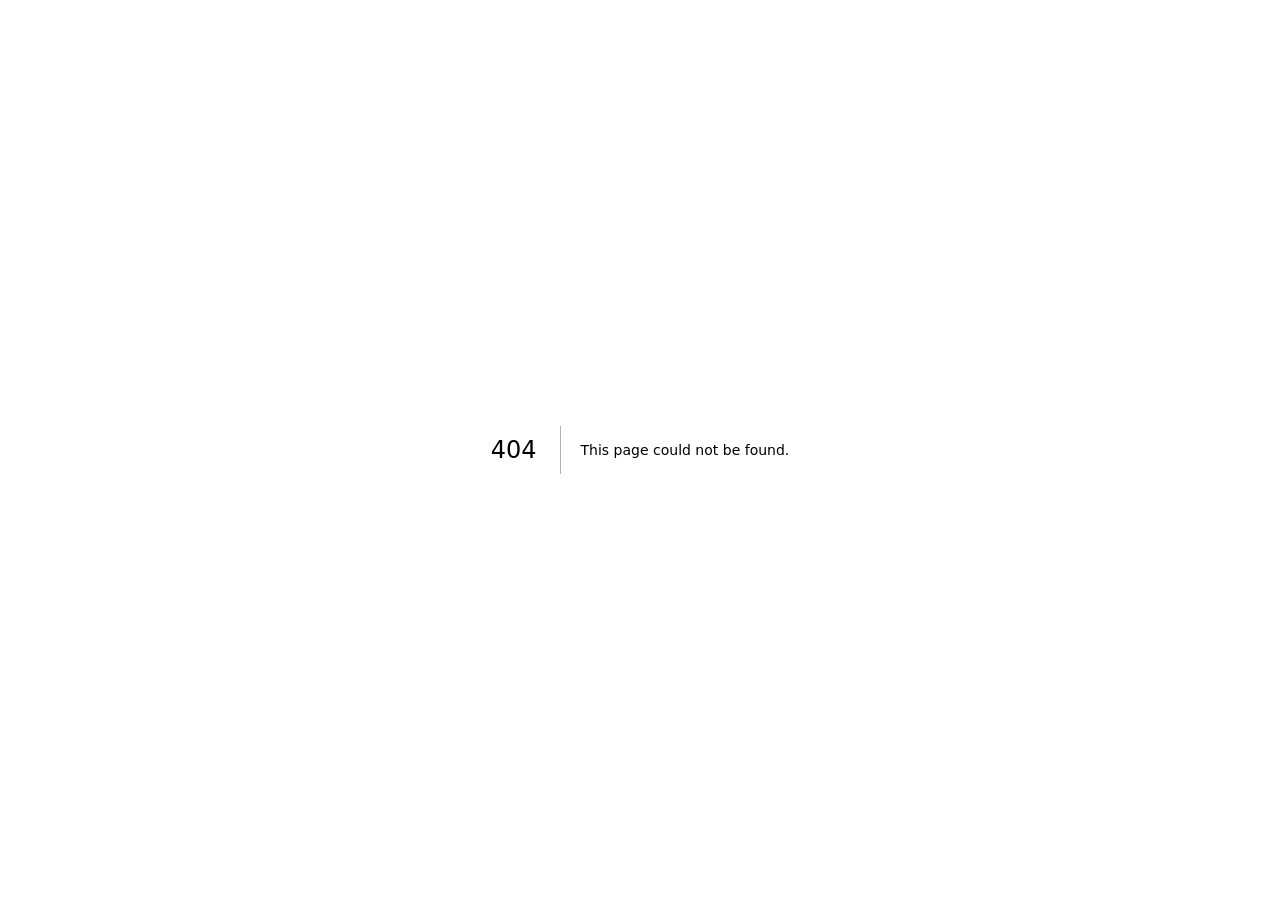
<file: 404/index.html>
<!DOCTYPE html><html><head><meta charSet="utf-8"/><meta name="viewport" content="width=device-width"/><title>404: This page could not be found</title><meta name="next-head-count" content="3"/><link data-next-font="size-adjust" rel="preconnect" href="/" crossorigin="anonymous"/><link rel="preload" href="/_next/static/css/aecf110e3b7b38a6.css" as="style"/><link rel="stylesheet" href="/_next/static/css/aecf110e3b7b38a6.css" data-n-g=""/><noscript data-n-css=""></noscript><script defer="" nomodule="" src="/_next/static/chunks/polyfills-78c92fac7aa8fdd8.js"></script><script src="/_next/static/chunks/webpack-eeb67092b25370f9.js" defer=""></script><script src="/_next/static/chunks/framework-74e9314e4b673687.js" defer=""></script><script src="/_next/static/chunks/main-defbb34904d891f7.js" defer=""></script><script src="/_next/static/chunks/pages/_app-7c084cfa6b759490.js" defer=""></script><script src="/_next/static/chunks/pages/_error-ff9ea5b06aea70a9.js" defer=""></script><script src="/_next/static/PWnG6mgoL1UV6nZzWwcqG/_buildManifest.js" defer=""></script><script src="/_next/static/PWnG6mgoL1UV6nZzWwcqG/_ssgManifest.js" defer=""></script></head><body><div id="__next"><div style="font-family:system-ui,&quot;Segoe UI&quot;,Roboto,Helvetica,Arial,sans-serif,&quot;Apple Color Emoji&quot;,&quot;Segoe UI Emoji&quot;;height:100vh;text-align:center;display:flex;flex-direction:column;align-items:center;justify-content:center"><div style="line-height:48px"><style>body{color:#000;background:#fff;margin:0}.next-error-h1{border-right:1px solid rgba(0,0,0,.3)}@media (prefers-color-scheme:dark){body{color:#fff;background:#000}.next-error-h1{border-right:1px solid rgba(255,255,255,.3)}}</style><h1 class="next-error-h1" style="display:inline-block;margin:0 20px 0 0;padding-right:23px;font-size:24px;font-weight:500;vertical-align:top">404</h1><div style="display:inline-block"><h2 style="font-size:14px;font-weight:400;line-height:28px">This page could not be found<!-- -->.</h2></div></div></div></div><script id="__NEXT_DATA__" type="application/json">{"props":{"pageProps":{"statusCode":404}},"page":"/_error","query":{},"buildId":"PWnG6mgoL1UV6nZzWwcqG","nextExport":true,"isFallback":false,"gip":true,"scriptLoader":[]}</script></body></html>
</file>
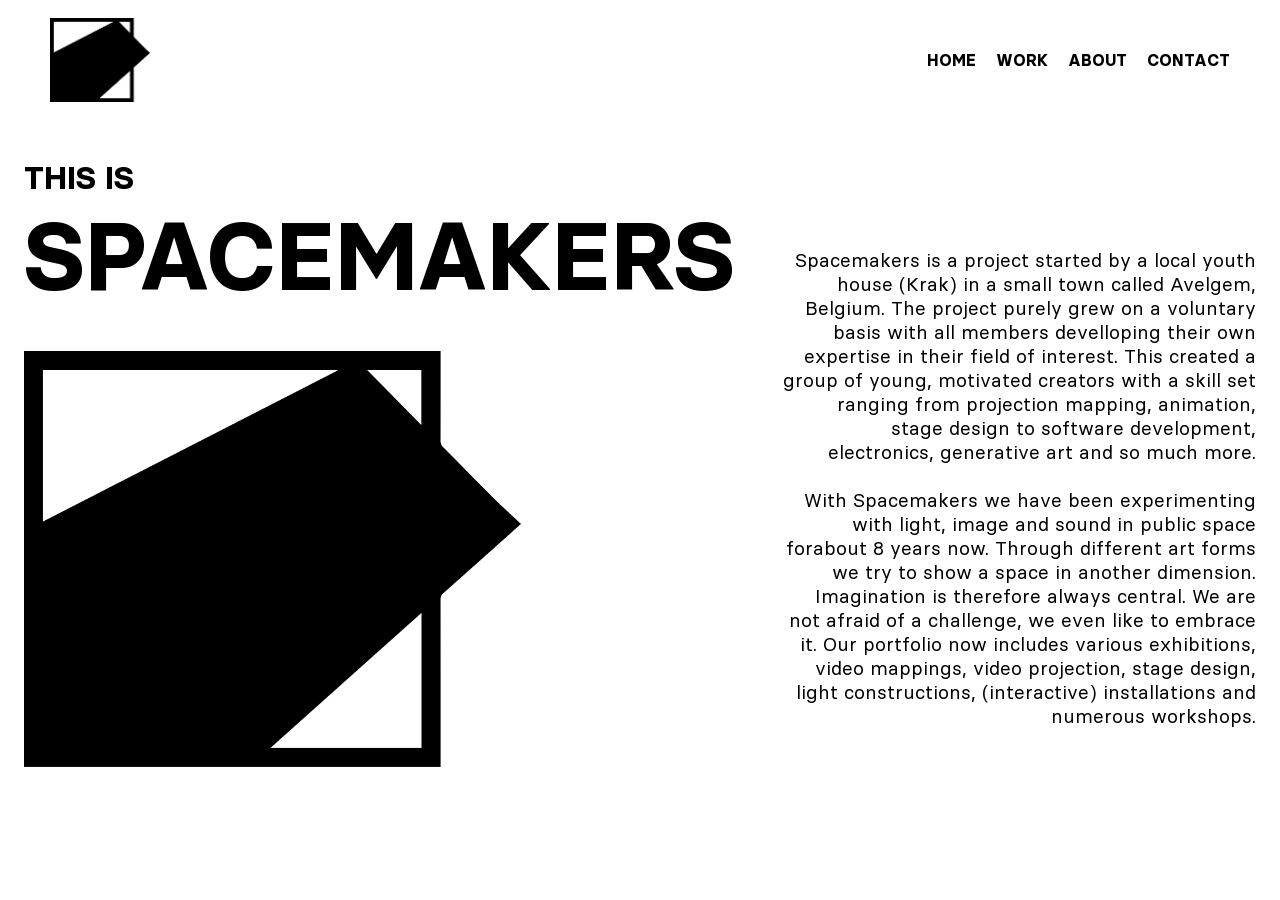
<file: about/index.html>
<!DOCTYPE html><html><head><meta charSet="utf-8"/><meta name="viewport" content="width=device-width"/><meta name="next-head-count" content="2"/><link data-next-font="size-adjust" rel="preconnect" href="/" crossorigin="anonymous"/><link rel="preload" href="/_next/static/css/aecf110e3b7b38a6.css" as="style"/><link rel="stylesheet" href="/_next/static/css/aecf110e3b7b38a6.css" data-n-g=""/><link rel="preload" href="/_next/static/css/b28dacfcc8cfd0a9.css" as="style"/><link rel="stylesheet" href="/_next/static/css/b28dacfcc8cfd0a9.css" data-n-p=""/><noscript data-n-css=""></noscript><script defer="" nomodule="" src="/_next/static/chunks/polyfills-78c92fac7aa8fdd8.js"></script><script src="/_next/static/chunks/webpack-eeb67092b25370f9.js" defer=""></script><script src="/_next/static/chunks/framework-74e9314e4b673687.js" defer=""></script><script src="/_next/static/chunks/main-defbb34904d891f7.js" defer=""></script><script src="/_next/static/chunks/pages/_app-7c084cfa6b759490.js" defer=""></script><script src="/_next/static/chunks/664-a6a6c41709598944.js" defer=""></script><script src="/_next/static/chunks/697-57cc6197c622c201.js" defer=""></script><script src="/_next/static/chunks/pages/about-5856d2ae3bc62c03.js" defer=""></script><script src="/_next/static/PWnG6mgoL1UV6nZzWwcqG/_buildManifest.js" defer=""></script><script src="/_next/static/PWnG6mgoL1UV6nZzWwcqG/_ssgManifest.js" defer=""></script></head><body><div id="__next"><div><header class="Header_header__AF_3G"><img class="Header_header__logo__YAYth" src="/images/logo_no_text2.png" alt="logo"/><nav class="NavBar_header__nav__r3xgA"><div class="NavBar_header__mobile_toggle__544Fj"><svg xmlns="http://www.w3.org/2000/svg" width="30" height="30" fill="currentColor" class="bi bi-list" viewBox="0 0 16 16"><path fill-rule="evenodd" d="M2 3.5a.5.5 0 0 1 .5-.5h12a.5.5 0 0 1 0 1H2a.5.5 0 0 1-.5-.5zm0 5a.5.5 0 0 1 .5-.5h12a.5.5 0 0 1 0 1H2a.5.5 0 0 1-.5-.5zm0 5a.5.5 0 0 1 .5-.5h12a.5.5 0 0 1 0 1H2a.5.5 0 0 1-.5-.5z"></path></svg></div><ul class="NavBar_header__nav_list___NwyD "><li class="NavBar_header__nav_item___cQmY"><a class="NavBar_header__nav_link__IXYMA" href="/">HOME</a></li><li class="NavBar_header__nav_item___cQmY"><a class="NavBar_header__nav_link__IXYMA" href="/work/">WORK</a></li><li class="NavBar_header__nav_item___cQmY"><a class="NavBar_header__nav_link__IXYMA" href="/about/">ABOUT</a></li><li class="NavBar_header__nav_item___cQmY"><a class="NavBar_header__nav_link__IXYMA" href="/contact/">CONTACT</a></li></ul></nav></header><div class="about_about_container__DK3AQ"><style data-emotion="css 1qsxih2">.css-1qsxih2{width:100%;margin-left:auto;box-sizing:border-box;margin-right:auto;display:block;padding-left:16px;padding-right:16px;}@media (min-width:600px){.css-1qsxih2{padding-left:24px;padding-right:24px;}}@media (min-width:1200px){.css-1qsxih2{max-width:1200px;}}</style><div class="MuiContainer-root MuiContainer-maxWidthLg about_about_image__HC7fe css-1qsxih2"><h3>THIS IS</h3><h2>SPACEMAKERS</h2><img src="/images/logo_no_text2.png" alt="logo"/></div><style data-emotion="css 1qsxih2">.css-1qsxih2{width:100%;margin-left:auto;box-sizing:border-box;margin-right:auto;display:block;padding-left:16px;padding-right:16px;}@media (min-width:600px){.css-1qsxih2{padding-left:24px;padding-right:24px;}}@media (min-width:1200px){.css-1qsxih2{max-width:1200px;}}</style><div class="MuiContainer-root MuiContainer-maxWidthLg about_about_text__4l6qe css-1qsxih2">Spacemakers is a project started by a local youth house (Krak) in a small town called Avelgem, Belgium. The project purely grew on a voluntary basis with all members develloping their own expertise in their field of interest. This created a group of young, motivated creators with a skill set ranging from projection mapping, animation, stage design to software development, electronics, generative art and so much more.<br/><br/>With Spacemakers we have been experimenting with light, image and sound in public space forabout 8 years now. Through different art forms we try to show a space in another dimension. Imagination is therefore always central. We are not afraid of a challenge, we even like to embrace it. Our portfolio now includes various exhibitions, video mappings, video projection, stage design, light constructions, (interactive) installations and numerous workshops.</div></div></div></div><script id="__NEXT_DATA__" type="application/json">{"props":{"pageProps":{}},"page":"/about","query":{},"buildId":"PWnG6mgoL1UV6nZzWwcqG","nextExport":true,"autoExport":true,"isFallback":false,"scriptLoader":[]}</script></body></html>
</file>
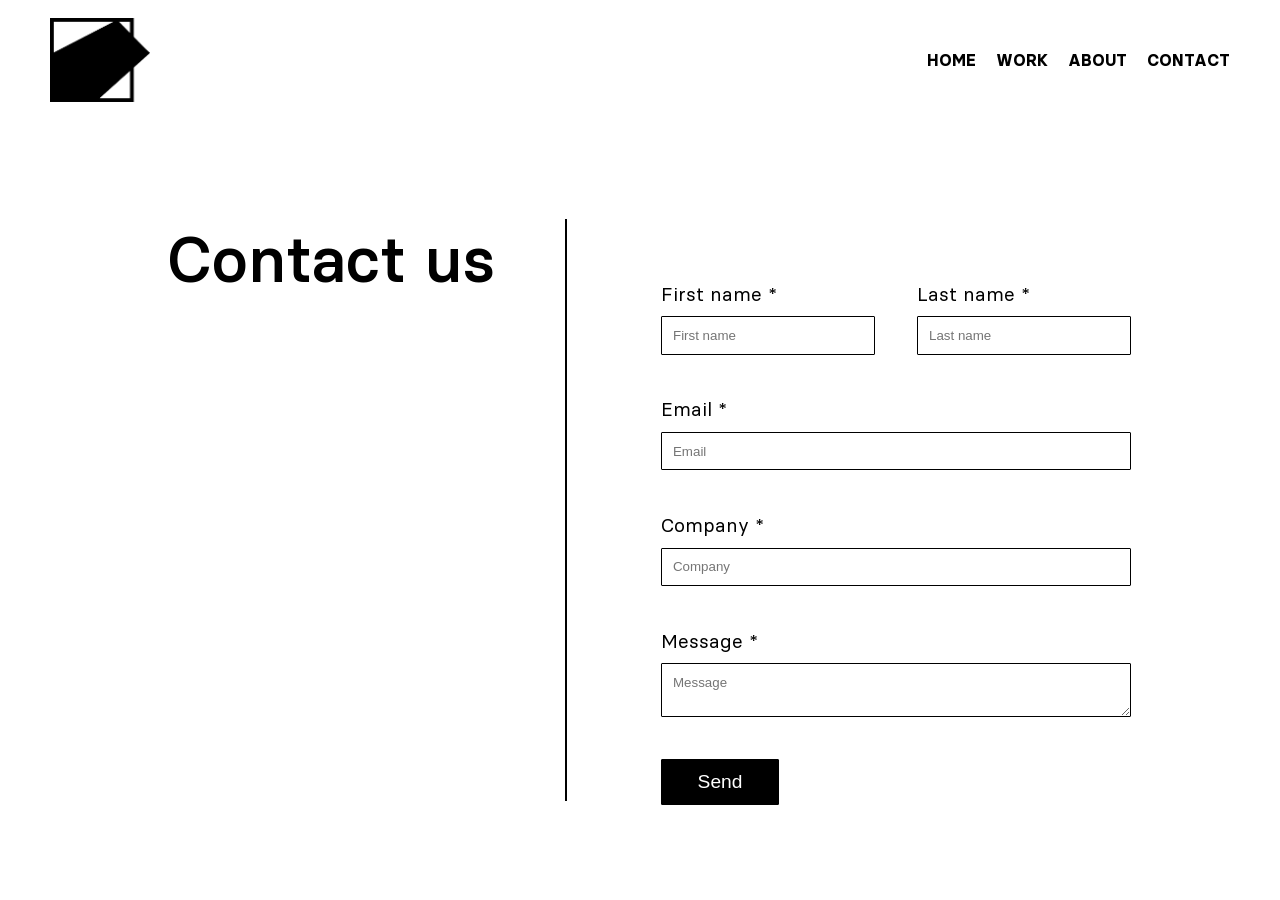
<file: contact/index.html>
<!DOCTYPE html><html><head><meta charSet="utf-8"/><meta name="viewport" content="width=device-width"/><meta name="next-head-count" content="2"/><link data-next-font="size-adjust" rel="preconnect" href="/" crossorigin="anonymous"/><link rel="preload" href="/_next/static/css/aecf110e3b7b38a6.css" as="style"/><link rel="stylesheet" href="/_next/static/css/aecf110e3b7b38a6.css" data-n-g=""/><link rel="preload" href="/_next/static/css/3eff375e4d924e4f.css" as="style"/><link rel="stylesheet" href="/_next/static/css/3eff375e4d924e4f.css" data-n-p=""/><noscript data-n-css=""></noscript><script defer="" nomodule="" src="/_next/static/chunks/polyfills-78c92fac7aa8fdd8.js"></script><script src="/_next/static/chunks/webpack-eeb67092b25370f9.js" defer=""></script><script src="/_next/static/chunks/framework-74e9314e4b673687.js" defer=""></script><script src="/_next/static/chunks/main-defbb34904d891f7.js" defer=""></script><script src="/_next/static/chunks/pages/_app-7c084cfa6b759490.js" defer=""></script><script src="/_next/static/chunks/664-a6a6c41709598944.js" defer=""></script><script src="/_next/static/chunks/pages/contact-f6f86a5d26602414.js" defer=""></script><script src="/_next/static/PWnG6mgoL1UV6nZzWwcqG/_buildManifest.js" defer=""></script><script src="/_next/static/PWnG6mgoL1UV6nZzWwcqG/_ssgManifest.js" defer=""></script></head><body><div id="__next"><div><header class="Header_header__AF_3G"><img class="Header_header__logo__YAYth" src="/images/logo_no_text2.png" alt="logo"/><nav class="NavBar_header__nav__r3xgA"><div class="NavBar_header__mobile_toggle__544Fj"><svg xmlns="http://www.w3.org/2000/svg" width="30" height="30" fill="currentColor" class="bi bi-list" viewBox="0 0 16 16"><path fill-rule="evenodd" d="M2 3.5a.5.5 0 0 1 .5-.5h12a.5.5 0 0 1 0 1H2a.5.5 0 0 1-.5-.5zm0 5a.5.5 0 0 1 .5-.5h12a.5.5 0 0 1 0 1H2a.5.5 0 0 1-.5-.5zm0 5a.5.5 0 0 1 .5-.5h12a.5.5 0 0 1 0 1H2a.5.5 0 0 1-.5-.5z"></path></svg></div><ul class="NavBar_header__nav_list___NwyD "><li class="NavBar_header__nav_item___cQmY"><a class="NavBar_header__nav_link__IXYMA" href="/">HOME</a></li><li class="NavBar_header__nav_item___cQmY"><a class="NavBar_header__nav_link__IXYMA" href="/work/">WORK</a></li><li class="NavBar_header__nav_item___cQmY"><a class="NavBar_header__nav_link__IXYMA" href="/about/">ABOUT</a></li><li class="NavBar_header__nav_item___cQmY"><a class="NavBar_header__nav_link__IXYMA" href="/contact/">CONTACT</a></li></ul></nav></header><div class="contact_contact_container__gLSDu"><form class="contact_contact_form__EggJ0"><div class="contact_contact_form_title_contaienr__t5FJL"><h1 class="contact_contact_form_title__o8CuW">Contact us</h1><div class="contact_contact_form_title_line_container__YE6j2"><div class="contact_contact_form_title_line__dhP6G"></div></div></div><div class="contact_contact_form_main__HV_Ap"><div class="contact_contact_form_group__VAvwX"><div class="contact_contact_form_field__XqSUI"><label class="contact_contact_form_label__vvhvm" for="first_name">First name *</label><input class="contact_contact_form_input__g2osC" type="text" id="first_name" name="first_name" placeholder="First name" required=""/></div><div class="contact_contact_form_field__XqSUI"><label class="contact_contact_form_label__vvhvm" for="last_name">Last name *</label><input class="contact_contact_form_input__g2osC" type="text" id="last_name" name="last_name" placeholder="Last name" required=""/></div></div><div class="contact_contact_form_group__VAvwX"><div class="contact_contact_form_field__XqSUI"><label class="contact_contact_form_label__vvhvm" for="email">Email *</label><input class="contact_contact_form_input__g2osC" type="email" id="email" name="email" placeholder="Email" required=""/></div></div><div class="contact_contact_form_group__VAvwX"><div class="contact_contact_form_field__XqSUI"><label class="contact_contact_form_label__vvhvm" for="company">Company *</label><input class="contact_contact_form_input__g2osC" id="company" name="company" placeholder="Company" required=""/></div></div><div class="contact_contact_form_group__VAvwX"><div class="contact_contact_form_field__XqSUI"><label class="contact_contact_form_label__vvhvm" for="message">Message *</label><textarea class="contact_contact_form_input__g2osC" id="message" name="message" placeholder="Message" required=""></textarea></div></div><div class="contact_contact_form_group__VAvwX"><div class="contact_contact_form_field__XqSUI"><button class="contact_contact_form_button__86MA3" type="submit">Send</button></div></div></div></form></div></div></div><script id="__NEXT_DATA__" type="application/json">{"props":{"pageProps":{}},"page":"/contact","query":{},"buildId":"PWnG6mgoL1UV6nZzWwcqG","nextExport":true,"autoExport":true,"isFallback":false,"scriptLoader":[]}</script></body></html>
</file>
<file: _next/static/css/aecf110e3b7b38a6.css>
@font-face{font-family:Basier Square;src:url(/_next/static/media/basiersquare-regular-webfont.d1d293b1.woff2) format("woff2");font-weight:400;font-style:normal}@font-face{font-family:Basier Square;src:url(/_next/static/media/basiersquare-regularitalic-webfont.c8bbd0f7.woff2) format("woff2");font-weight:400;font-style:italic}@font-face{font-family:Basier Square;src:url(/_next/static/media/basiersquare-medium-webfont.d4509337.woff2) format("woff2");font-weight:500;font-style:normal}@font-face{font-family:Basier Square;src:url(/_next/static/media/basiersquare-semibold-webfont.47fd7e39.woff2) format("woff2");font-weight:600;font-style:normal}@font-face{font-family:Basier Square;src:url(/_next/static/media/basiersquare-bold-webfont.af4ba520.woff2) format("woff2");font-weight:700;font-style:normal}:root{--header-height:120px;--modal-width:80%;--modal-height:80%;--about-text-size:1.2rem;--about-header-h3-size:2rem;--about-header-h2-size:6rem;--global-baseline:calc(1rem/3);--global-whitespace-xxs:var(--global-baseline);--global-whitespace-xs:calc(var(--global-baseline) * 2);--global-whitespace-sm:calc(var(--global-baseline) * 3);--global-whitespace-md:calc(var(--global-baseline) * 4);--global-whitespace-lg:calc(var(--global-baseline) * 5);--global-whitespace-xl:calc(var(--global-baseline) * 6)}@media only screen and (max-width:1200px){:root{--about-text-size:1.2rem;--about-header-h3-size:1.5rem;--about-header-h2-size:4rem}}@media only screen and (max-width:800px){:root{--about-text-size:1.2rem;--about-header-h3-size:1.5rem;--about-header-h2-size:3rem}}@media only screen and (max-width:425px){:root{--about-text-size:0.7rem;--about-header-h3-size:0.75rem;--about-header-h2-size:1.5rem}}@media screen and (max-width:768px){:root{--header-height:80px}}*{box-sizing:border-box;padding:0;margin:0}html{font-family:Basier Square,sans-serif;height:100vh}body,html{max-width:100vw;overflow-x:hidden;height:100vh}
</file>
<file: _next/static/css/b28dacfcc8cfd0a9.css>
.NavBar_header__nav__r3xgA{z-index:10;flex:1 1;text-align:right}.NavBar_header__nav_list___NwyD{list-style-type:none;margin:0;padding:0}.NavBar_header__nav_item___cQmY{display:inline-block;margin-left:20px;position:relative}.NavBar_header__nav_link__IXYMA{text-decoration:none;color:#000;font-weight:700;transition:color .3s}.NavBar_header__nav_link__IXYMA:after{content:"";display:block;height:2px;background-color:transparent;position:absolute;bottom:0;left:0;right:100%;transition:right .3s,background-color .3s}.NavBar_header__nav_item___cQmY:hover .NavBar_header__nav_link__IXYMA:after{right:0;background-color:#000}.NavBar_header__mobile_toggle__544Fj{display:none;cursor:pointer}@media screen and (max-width:768px){.NavBar_header__nav_list___NwyD{opacity:0;position:absolute;top:var(--header-height);right:0;background-color:#fff;padding:10px;width:100%;height:calc(100vh - var(--header-height));z-index:1;transition:all .2s ease-in;display:flex;flex-direction:column;justify-content:center;align-content:center}.NavBar_header__mobile_toggle__544Fj{display:block;cursor:pointer}.NavBar_header__nav_list___NwyD.NavBar_active__5JsEN{opacity:1}.NavBar_header__nav_item___cQmY{display:flex;justify-content:center;margin:1rem 0}.NavBar_header__nav_item___cQmY .NavBar_header__nav_link__IXYMA{font-size:1.5rem}}.Header_header__AF_3G{display:flex;align-items:center;background-color:#fff;color:#000;padding:10px 50px;height:var(--header-height);position:relative;z-index:10}.Header_header__logo__YAYth{max-width:100px;height:auto;z-index:10}@media screen and (max-width:768px){.Header_header__AF_3G{padding:10px 20px}.Header_header__logo__YAYth{max-width:50px}}.about_about_container__DK3AQ{display:flex;flex-direction:row;justify-content:space-evenly;height:calc(100vh - var(--header-height))}.about_about_image__HC7fe{padding:3%;width:50%}.about_about_text__4l6qe{text-align:right;font-weight:400;font-size:var(--about-text-size);width:50%;padding-top:10%;padding-left:10%;padding-right:2%}.about_about_image__HC7fe h3{font-size:var(--about-header-h3-size)}.about_about_image__HC7fe h2{font-size:var(--about-header-h2-size);margin-bottom:5%}.about_about_image__HC7fe img{width:70%}@media only screen and (max-width:425px){.about_about_container__DK3AQ{display:flex;flex-direction:column}.about_about_image__HC7fe,.about_about_text__4l6qe{width:100%}}
</file>
<file: _next/static/css/3eff375e4d924e4f.css>
.NavBar_header__nav__r3xgA{z-index:10;flex:1 1;text-align:right}.NavBar_header__nav_list___NwyD{list-style-type:none;margin:0;padding:0}.NavBar_header__nav_item___cQmY{display:inline-block;margin-left:20px;position:relative}.NavBar_header__nav_link__IXYMA{text-decoration:none;color:#000;font-weight:700;transition:color .3s}.NavBar_header__nav_link__IXYMA:after{content:"";display:block;height:2px;background-color:transparent;position:absolute;bottom:0;left:0;right:100%;transition:right .3s,background-color .3s}.NavBar_header__nav_item___cQmY:hover .NavBar_header__nav_link__IXYMA:after{right:0;background-color:#000}.NavBar_header__mobile_toggle__544Fj{display:none;cursor:pointer}@media screen and (max-width:768px){.NavBar_header__nav_list___NwyD{opacity:0;position:absolute;top:var(--header-height);right:0;background-color:#fff;padding:10px;width:100%;height:calc(100vh - var(--header-height));z-index:1;transition:all .2s ease-in;display:flex;flex-direction:column;justify-content:center;align-content:center}.NavBar_header__mobile_toggle__544Fj{display:block;cursor:pointer}.NavBar_header__nav_list___NwyD.NavBar_active__5JsEN{opacity:1}.NavBar_header__nav_item___cQmY{display:flex;justify-content:center;margin:1rem 0}.NavBar_header__nav_item___cQmY .NavBar_header__nav_link__IXYMA{font-size:1.5rem}}.Header_header__AF_3G{display:flex;align-items:center;background-color:#fff;color:#000;padding:10px 50px;height:var(--header-height);position:relative;z-index:10}.Header_header__logo__YAYth{max-width:100px;height:auto;z-index:10}@media screen and (max-width:768px){.Header_header__AF_3G{padding:10px 20px}.Header_header__logo__YAYth{max-width:50px}}.contact_contact_container__gLSDu{width:100vw;height:calc(100vh - var(--header-height));display:flex;justify-content:center;align-items:center}.contact_contact_form__EggJ0{width:80%;height:80%;display:flex;flex-direction:row;justify-content:space-between;align-items:center}.contact_contact_form_title_contaienr__t5FJL{width:50%;height:100%;display:flex;flex-direction:row;justify-content:space-around;align-items:flex-start;padding:var(--global-whitespace-md)}.contact_contact_form_title__o8CuW{font-size:4rem;font-weight:500;color:#000}.contact_contact_form_title_line_container__YE6j2{flex:0.5 1;display:flex;justify-content:center;height:100%}.contact_contact_form_title_line__dhP6G{height:100%;border:0;border-left:2px solid #000}.contact_contact_form_main__HV_Ap{width:50%;height:80%;display:flex;flex-direction:column;justify-content:space-evenly}.contact_contact_form_group__VAvwX{width:100%;display:flex}.contact_contact_form_field__XqSUI{width:100%;height:100%;display:flex;flex-direction:column;padding:var(--global-whitespace-md)}.contact_contact_form_label__vvhvm{font-size:1.2rem;font-weight:300;color:#000;margin-bottom:var(--global-whitespace-xs)}.contact_contact_form_input__g2osC{width:100%;font-family:Bazier Square,sans-serif}.contact_contact_form_button__86MA3,.contact_contact_form_input__g2osC{padding:var(--global-whitespace-xs);border:1px solid #000;border-radius:1px}.contact_contact_form_button__86MA3{width:25%;background-color:#000;color:#fff;font-size:1.2rem;font-weight:300;cursor:pointer}.contact_contact_form_button__86MA3:hover{background-color:#fff;color:#000;border:1px solid #000}.contact_contact_form_button__86MA3:active{background-color:#000;color:#fff;border:1px solid #000}@media only screen and (max-width:1200px){.contact_contact_form__EggJ0{flex-direction:column}.contact_contact_form_title_contaienr__t5FJL{width:80%;margin-bottom:var(--global-whitespace-xl)}.contact_contact_form_title__o8CuW{font-size:3rem}.contact_contact_form_main__HV_Ap{width:80%}}@media only screen and (max-width:768px){.contact_contact_form_title_contaienr__t5FJL{width:100%;margin-bottom:var(--global-whitespace-sm)}.contact_contact_form_main__HV_Ap{width:100%}.contact_contact_form_title__o8CuW{font-size:2rem}.contact_contact_form_label__vvhvm{font-size:1rem}}
</file>
